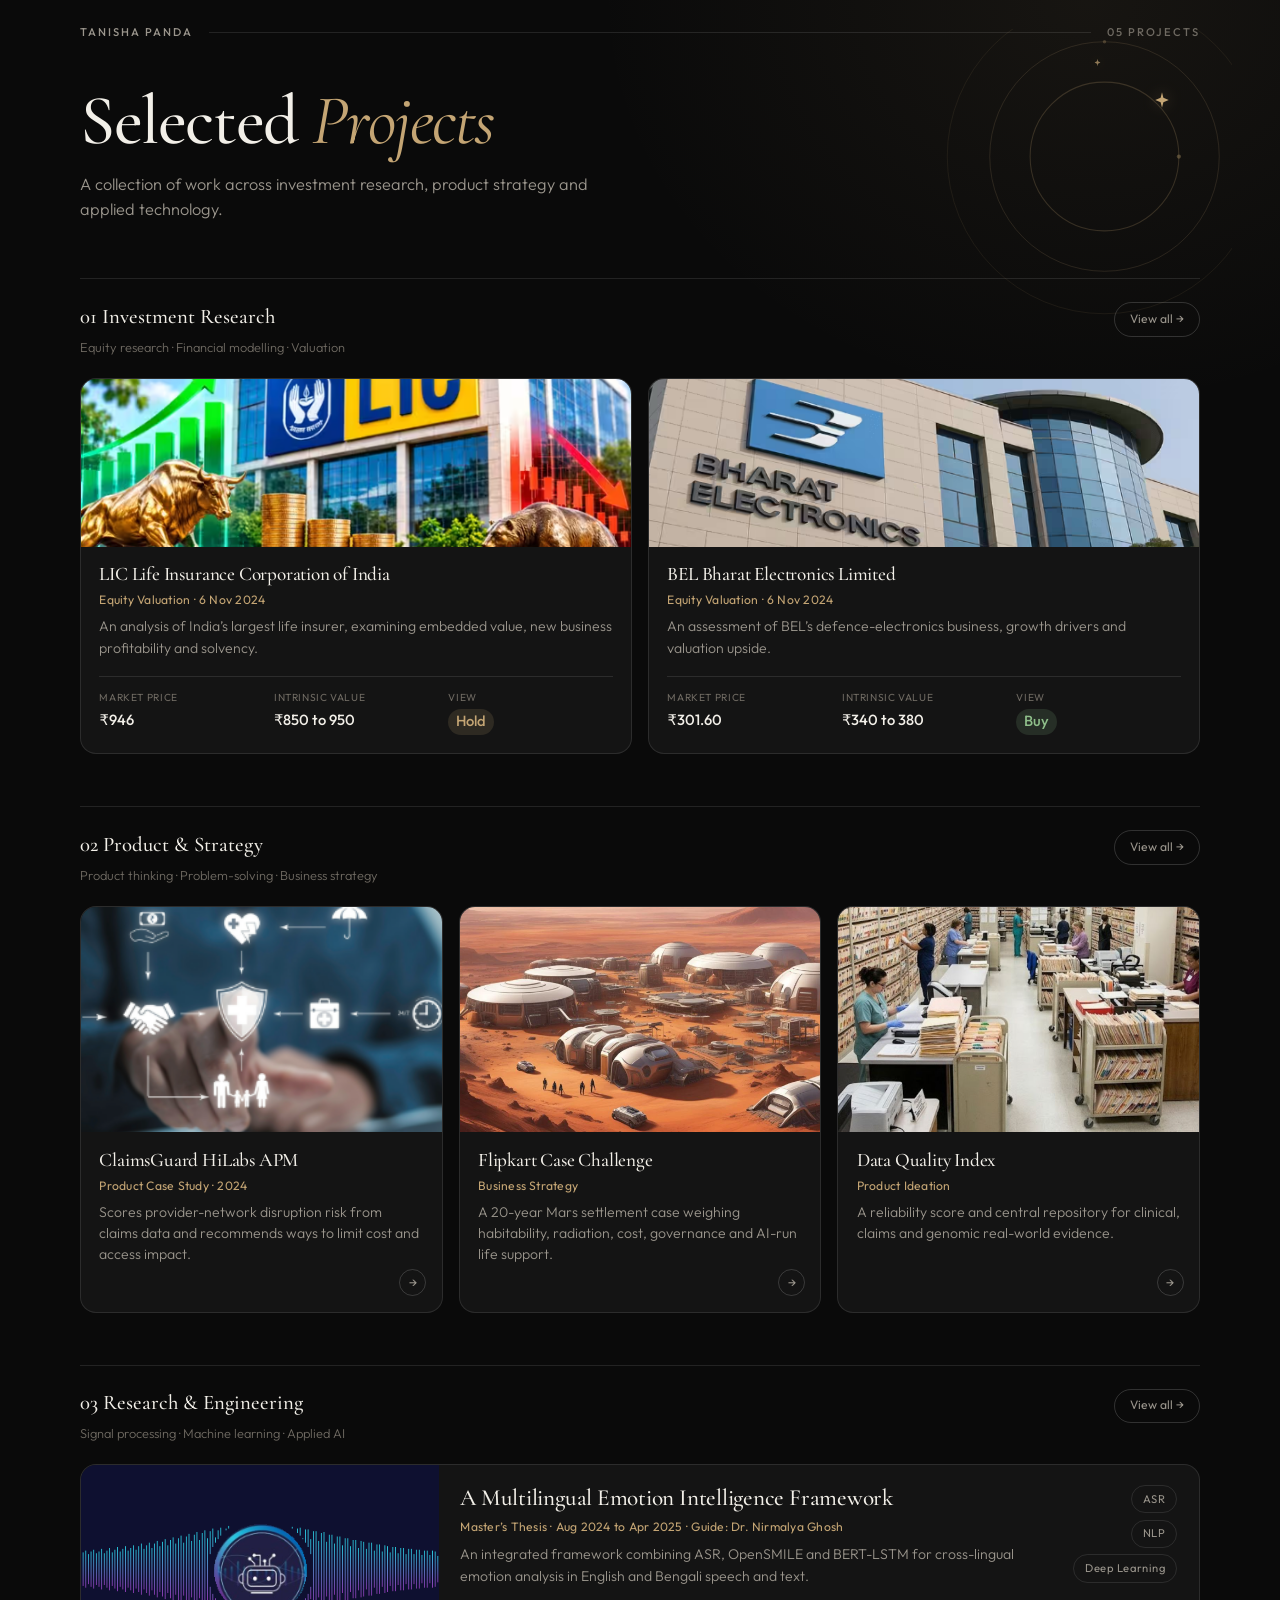
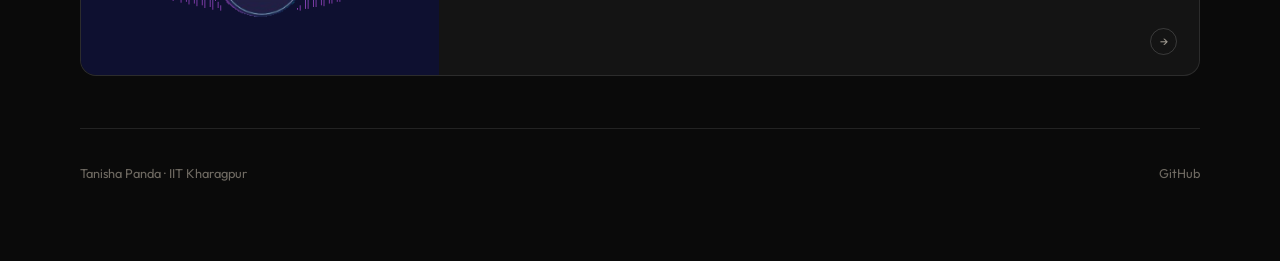
<file: index.html>
<!DOCTYPE html>
<html lang="en">
<head>
  <meta charset="UTF-8" />
  <meta name="viewport" content="width=device-width, initial-scale=1" />
  <title>Tanisha Panda | Selected Projects</title>
  <meta name="description" content="A collection of work across investment research, product strategy and applied technology." />
  <link rel="preconnect" href="https://fonts.googleapis.com" />
  <link rel="preconnect" href="https://fonts.gstatic.com" crossorigin />
  <link href="https://fonts.googleapis.com/css2?family=Cormorant+Garamond:ital,wght@0,400;0,500;0,600;1,400;1,500&family=Outfit:wght@300;400;500;600&display=swap" rel="stylesheet" />
  <link rel="stylesheet" href="styles.css" />
</head>
<body>
  <div class="page">
    <header class="topbar">
      <a class="brand" href="#top">Tanisha Panda</a>
      <span class="topbar-rule" aria-hidden="true"></span>
      <span class="project-count">05 Projects</span>
    </header>

    <main id="top">
      <section class="hero">
        <div class="orbit-deco" aria-hidden="true">
          <svg class="orbit-rings" viewBox="0 0 320 320" fill="none">
            <circle cx="200" cy="120" r="70" stroke="currentColor" stroke-width="1" opacity="0.22" />
            <circle cx="200" cy="120" r="108" stroke="currentColor" stroke-width="0.9" opacity="0.16" />
            <circle cx="200" cy="120" r="148" stroke="currentColor" stroke-width="0.8" opacity="0.11" />
            <circle cx="270" cy="120" r="2" fill="currentColor" opacity="0.35" />
            <circle cx="200" cy="12" r="1.6" fill="currentColor" opacity="0.28" />
          </svg>
          <svg class="sparkle sparkle-a" viewBox="0 0 24 24" fill="currentColor">
            <path d="M12 1.8L13.85 9.05L21 12L13.85 14.95L12 22.2L10.15 14.95L3 12L10.15 9.05L12 1.8Z" />
          </svg>
          <svg class="sparkle sparkle-b" viewBox="0 0 24 24" fill="currentColor">
            <path d="M12 4L13.2 9.3L18.4 12L13.2 14.7L12 20L10.8 14.7L5.6 12L10.8 9.3L12 4Z" />
          </svg>
        </div>

        <h1>Selected <em>Projects</em></h1>
        <p class="hero-lede">
          A collection of work across investment research, product strategy and applied technology.
        </p>
      </section>

      <!-- 01 Investment Research -->
      <section class="block" id="investment" aria-labelledby="sec-01">
        <div class="block-head">
          <div>
            <p class="block-num" id="sec-01">01 Investment Research</p>
            <p class="block-tags">Equity research · Financial modelling · Valuation</p>
          </div>
          <a class="view-all" data-folder="investment-research/" href="investment-research/">View all →</a>
        </div>

        <div class="grid-investment">
          <a class="card card-wide" href="#document" data-pdf="investment-research/lic_valuation.pdf">
            <div class="card-media">
              <img src="assets/lic.png" alt="LIC valuation" />
            </div>
            <div class="card-body">
              <h3>LIC Life Insurance Corporation of India</h3>
              <p class="meta">Equity Valuation · 6 Nov 2024</p>
              <p class="desc">
                An analysis of India’s largest life insurer, examining embedded value, new business profitability and solvency.
              </p>
              <dl class="metrics">
                <div>
                  <dt>Market Price</dt>
                  <dd>₹946</dd>
                </div>
                <div>
                  <dt>Intrinsic Value</dt>
                  <dd>₹850 to 950</dd>
                </div>
                <div>
                  <dt>View</dt>
                  <dd class="badge badge-hold">Hold</dd>
                </div>
              </dl>
            </div>
          </a>

          <a class="card card-wide" href="#document" data-pdf="investment-research/Bharat_Electronics_Valuation.pdf">
            <div class="card-media">
              <img src="assets/bel.png" alt="BEL valuation" />
            </div>
            <div class="card-body">
              <h3>BEL Bharat Electronics Limited</h3>
              <p class="meta">Equity Valuation · 6 Nov 2024</p>
              <p class="desc">
                An assessment of BEL’s defence-electronics business, growth drivers and valuation upside.
              </p>
              <dl class="metrics">
                <div>
                  <dt>Market Price</dt>
                  <dd>₹301.60</dd>
                </div>
                <div>
                  <dt>Intrinsic Value</dt>
                  <dd>₹340 to 380</dd>
                </div>
                <div>
                  <dt>View</dt>
                  <dd class="badge badge-buy">Buy</dd>
                </div>
              </dl>
            </div>
          </a>
        </div>
      </section>

      <!-- 02 Product & Strategy -->
      <section class="block" id="product" aria-labelledby="sec-02">
        <div class="block-head">
          <div>
            <p class="block-num" id="sec-02">02 Product &amp; Strategy</p>
            <p class="block-tags">Product thinking · Problem-solving · Business strategy</p>
          </div>
          <a class="view-all" data-folder="presentations/" href="presentations/">View all →</a>
        </div>

        <div class="grid-three">
          <a class="card card-stack" href="#document" data-pdf="presentations/20EE38017_HiLabs.pdf">
            <div class="card-media card-media-cover">
              <img src="assets/claimsguard.png" alt="ClaimsGuard" />
            </div>
            <div class="card-body">
              <h3>ClaimsGuard HiLabs APM</h3>
              <p class="meta">Product Case Study · 2024</p>
              <p class="desc">
                Scores provider-network disruption risk from claims data and recommends ways to limit cost and access impact.
              </p>
              <span class="card-arrow" aria-hidden="true">→</span>
            </div>
          </a>

          <a class="card card-stack" href="#document" data-pdf="presentations/20EE38017_flipkart.pdf">
            <div class="card-media card-media-cover">
              <img src="assets/mars.png" alt="Mars settlement case" />
            </div>
            <div class="card-body">
              <h3>Flipkart Case Challenge</h3>
              <p class="meta">Business Strategy</p>
              <p class="desc">
                A 20-year Mars settlement case weighing habitability, radiation, cost, governance and AI-run life support.
              </p>
              <span class="card-arrow" aria-hidden="true">→</span>
            </div>
          </a>

          <a class="card card-stack" href="#document" data-pdf="presentations/Product_Ideation.pdf">
            <div class="card-media card-media-cover">
              <img src="assets/data-quality.png" alt="Data Quality Index" />
            </div>
            <div class="card-body">
              <h3>Data Quality Index</h3>
              <p class="meta">Product Ideation</p>
              <p class="desc">
                A reliability score and central repository for clinical, claims and genomic real-world evidence.
              </p>
              <span class="card-arrow" aria-hidden="true">→</span>
            </div>
          </a>
        </div>
      </section>

      <!-- 03 Research & Engineering -->
      <section class="block" id="research" aria-labelledby="sec-03">
        <div class="block-head">
          <div>
            <p class="block-num" id="sec-03">03 Research &amp; Engineering</p>
            <p class="block-tags">Signal processing · Machine learning · Applied AI</p>
          </div>
          <a class="view-all" data-folder="engineering-research/" href="engineering-research/">View all →</a>
        </div>

        <a class="card card-feature" data-folder="engineering-research/" href="engineering-research/">
          <div class="card-media card-media-cover">
            <img src="assets/emotion.png" alt="Emotion intelligence framework" />
          </div>
          <div class="card-body card-body-feature">
            <div class="feature-copy">
              <h3>A Multilingual Emotion Intelligence Framework</h3>
              <p class="meta">Master’s Thesis · Aug 2024 to Apr 2025 · Guide: Dr. Nirmalya Ghosh</p>
              <p class="desc">
                An integrated framework combining ASR, OpenSMILE and BERT-LSTM for cross-lingual emotion analysis in English and Bengali speech and text.
              </p>
            </div>
            <div class="feature-aside">
              <ul class="pills">
                <li>ASR</li>
                <li>NLP</li>
                <li>Deep Learning</li>
              </ul>
              <span class="card-arrow card-arrow-inline" aria-hidden="true">→</span>
            </div>
          </div>
        </a>
      </section>
    </main>

    <footer class="footer">
      <p>Tanisha Panda · IIT Kharagpur</p>
      <a href="https://github.com/Tanisha-io/trex.io" target="_blank" rel="noopener noreferrer">GitHub</a>
    </footer>
  </div>

  <script>
    // Keep View all / folder links under /trex.io even if the URL has no trailing slash.
    (function () {
      const root = location.pathname.indexOf("/trex.io") === 0 ? "/trex.io/" : "./";
      document.querySelectorAll("[data-folder]").forEach((el) => {
        el.href = root + el.getAttribute("data-folder");
      });
    })();
  </script>
  <script>
    const observer = new IntersectionObserver(
      (entries) => {
        entries.forEach((entry) => {
          if (entry.isIntersecting) entry.target.classList.add("is-visible");
        });
      },
      { threshold: 0.12 }
    );
    document.querySelectorAll(".block, .hero").forEach((el) => observer.observe(el));
  </script>
  <script src="viewer.js"></script>
</body>
</html>
</file>
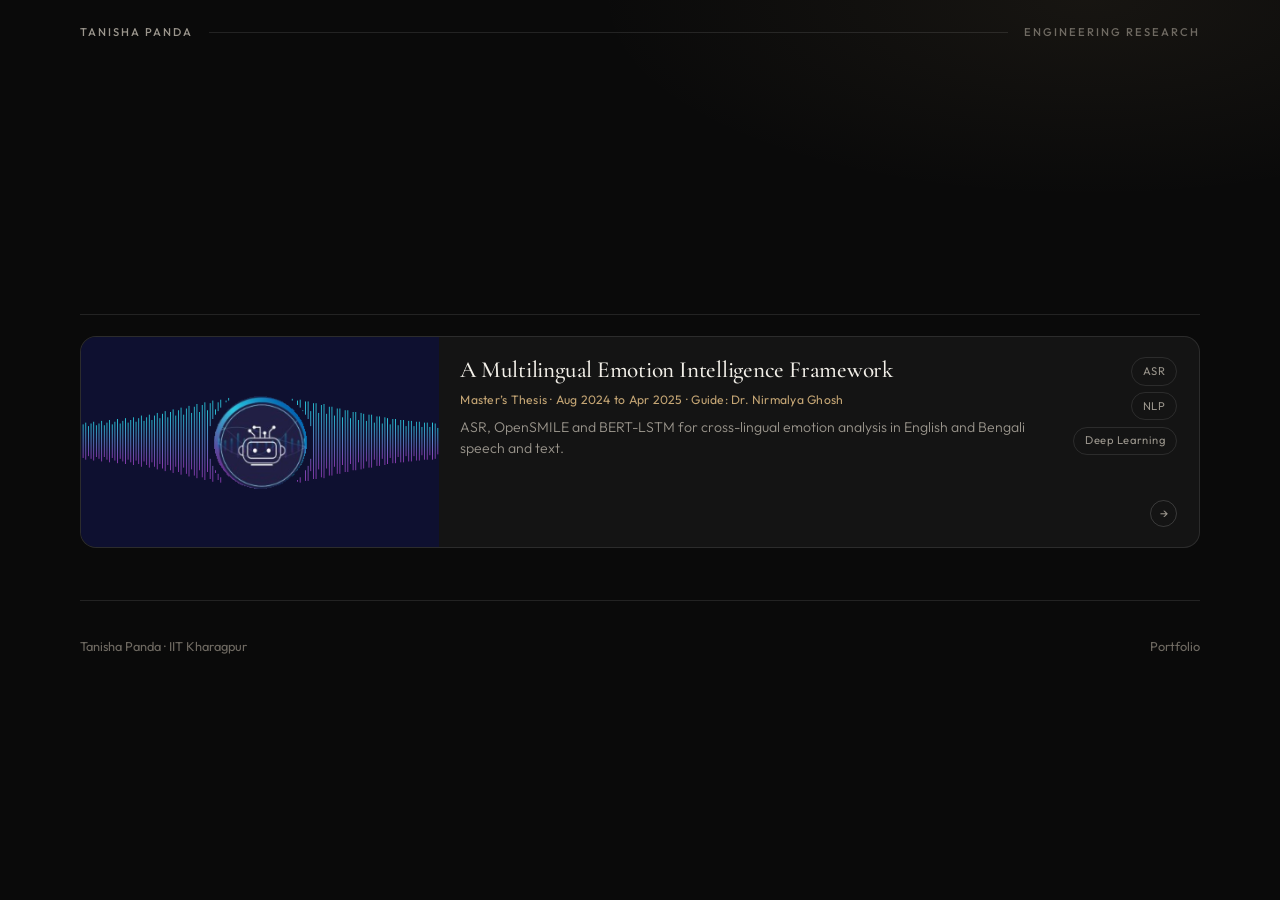
<file: engineering-research/index.html>
<!DOCTYPE html>
<html lang="en">
<head>
  <meta charset="UTF-8" />
  <meta name="viewport" content="width=device-width, initial-scale=1" />
  <title>Engineering Research | Tanisha Panda</title>
  <link rel="preconnect" href="https://fonts.googleapis.com" />
  <link rel="preconnect" href="https://fonts.gstatic.com" crossorigin />
  <link href="https://fonts.googleapis.com/css2?family=Cormorant+Garamond:ital,wght@0,400;0,500;0,600;1,400;1,500&family=Outfit:wght@300;400;500;600&display=swap" rel="stylesheet" />
  <link rel="stylesheet" href="../styles.css" />
</head>
<body>
  <div class="page">
    <header class="topbar">
      <a class="brand" href="../">Tanisha Panda</a>
      <span class="topbar-rule" aria-hidden="true"></span>
      <span class="project-count">Engineering Research</span>
    </header>

    <main>
      <section class="hero hero-compact">
        <p class="block-num">03 Research &amp; Engineering</p>
        <h1>Engineering <em>research</em></h1>
        <p class="hero-lede">Applied ML and systems projects — open a project below.</p>
        <a class="view-all back-link" href="../">← Back to portfolio</a>
      </section>

      <section class="block is-visible" aria-label="Projects">
        <a class="card card-feature" href="https://github.com/Tanisha-io/trex.io/tree/main/engineering-research/audio-sentiment-analysis" target="_blank" rel="noopener noreferrer">
          <div class="card-media card-media-cover">
            <img src="../assets/emotion.png" alt="Emotion intelligence framework" />
          </div>
          <div class="card-body card-body-feature">
            <div class="feature-copy">
              <h3>A Multilingual Emotion Intelligence Framework</h3>
              <p class="meta">Master’s Thesis · Aug 2024 to Apr 2025 · Guide: Dr. Nirmalya Ghosh</p>
              <p class="desc">
                ASR, OpenSMILE and BERT-LSTM for cross-lingual emotion analysis in English and Bengali speech and text.
              </p>
            </div>
            <div class="feature-aside">
              <ul class="pills">
                <li>ASR</li>
                <li>NLP</li>
                <li>Deep Learning</li>
              </ul>
              <span class="card-arrow card-arrow-inline" aria-hidden="true">→</span>
            </div>
          </div>
        </a>
      </section>
    </main>

    <footer class="footer">
      <p>Tanisha Panda · IIT Kharagpur</p>
      <a href="../">Portfolio</a>
    </footer>
  </div>
</body>
</html>
</file>
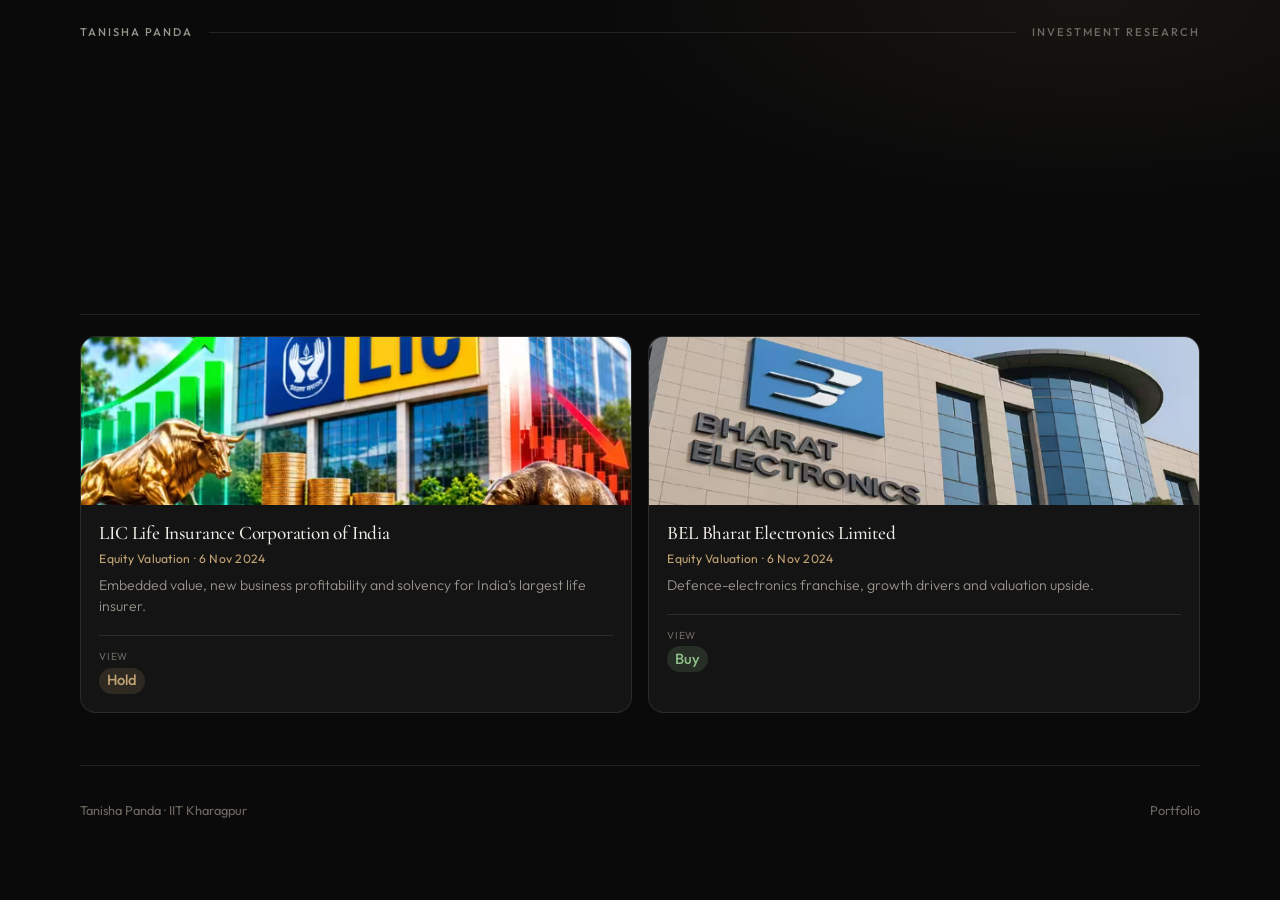
<file: investment-research/index.html>
<!DOCTYPE html>
<html lang="en">
<head>
  <meta charset="UTF-8" />
  <meta name="viewport" content="width=device-width, initial-scale=1" />
  <title>Investment Research | Tanisha Panda</title>
  <link rel="preconnect" href="https://fonts.googleapis.com" />
  <link rel="preconnect" href="https://fonts.gstatic.com" crossorigin />
  <link href="https://fonts.googleapis.com/css2?family=Cormorant+Garamond:ital,wght@0,400;0,500;0,600;1,400;1,500&family=Outfit:wght@300;400;500;600&display=swap" rel="stylesheet" />
  <link rel="stylesheet" href="../styles.css" />
</head>
<body>
  <div class="page">
    <header class="topbar">
      <a class="brand" href="../">Tanisha Panda</a>
      <span class="topbar-rule" aria-hidden="true"></span>
      <span class="project-count">Investment Research</span>
    </header>

    <main>
      <section class="hero hero-compact">
        <p class="block-num">01 Investment Research</p>
        <h1>Equity <em>notes</em></h1>
        <p class="hero-lede">LIC and BEL valuations — open a report below.</p>
        <a class="view-all back-link" href="../">← Back to portfolio</a>
      </section>

      <section class="block is-visible" aria-label="Reports">
        <div class="grid-investment">
          <a class="card card-wide" href="#document" data-pdf="lic_valuation.pdf">
            <div class="card-media">
              <img src="../assets/lic.png" alt="LIC valuation" />
            </div>
            <div class="card-body">
              <h3>LIC Life Insurance Corporation of India</h3>
              <p class="meta">Equity Valuation · 6 Nov 2024</p>
              <p class="desc">
                Embedded value, new business profitability and solvency for India’s largest life insurer.
              </p>
              <dl class="metrics">
                <div>
                  <dt>View</dt>
                  <dd class="badge badge-hold">Hold</dd>
                </div>
              </dl>
            </div>
          </a>

          <a class="card card-wide" href="#document" data-pdf="Bharat_Electronics_Valuation.pdf">
            <div class="card-media">
              <img src="../assets/bel.png" alt="BEL valuation" />
            </div>
            <div class="card-body">
              <h3>BEL Bharat Electronics Limited</h3>
              <p class="meta">Equity Valuation · 6 Nov 2024</p>
              <p class="desc">
                Defence-electronics franchise, growth drivers and valuation upside.
              </p>
              <dl class="metrics">
                <div>
                  <dt>View</dt>
                  <dd class="badge badge-buy">Buy</dd>
                </div>
              </dl>
            </div>
          </a>
        </div>
      </section>
    </main>

    <footer class="footer">
      <p>Tanisha Panda · IIT Kharagpur</p>
      <a href="../">Portfolio</a>
    </footer>
  </div>
  <script src="../viewer.js"></script>
</body>
</html>
</file>
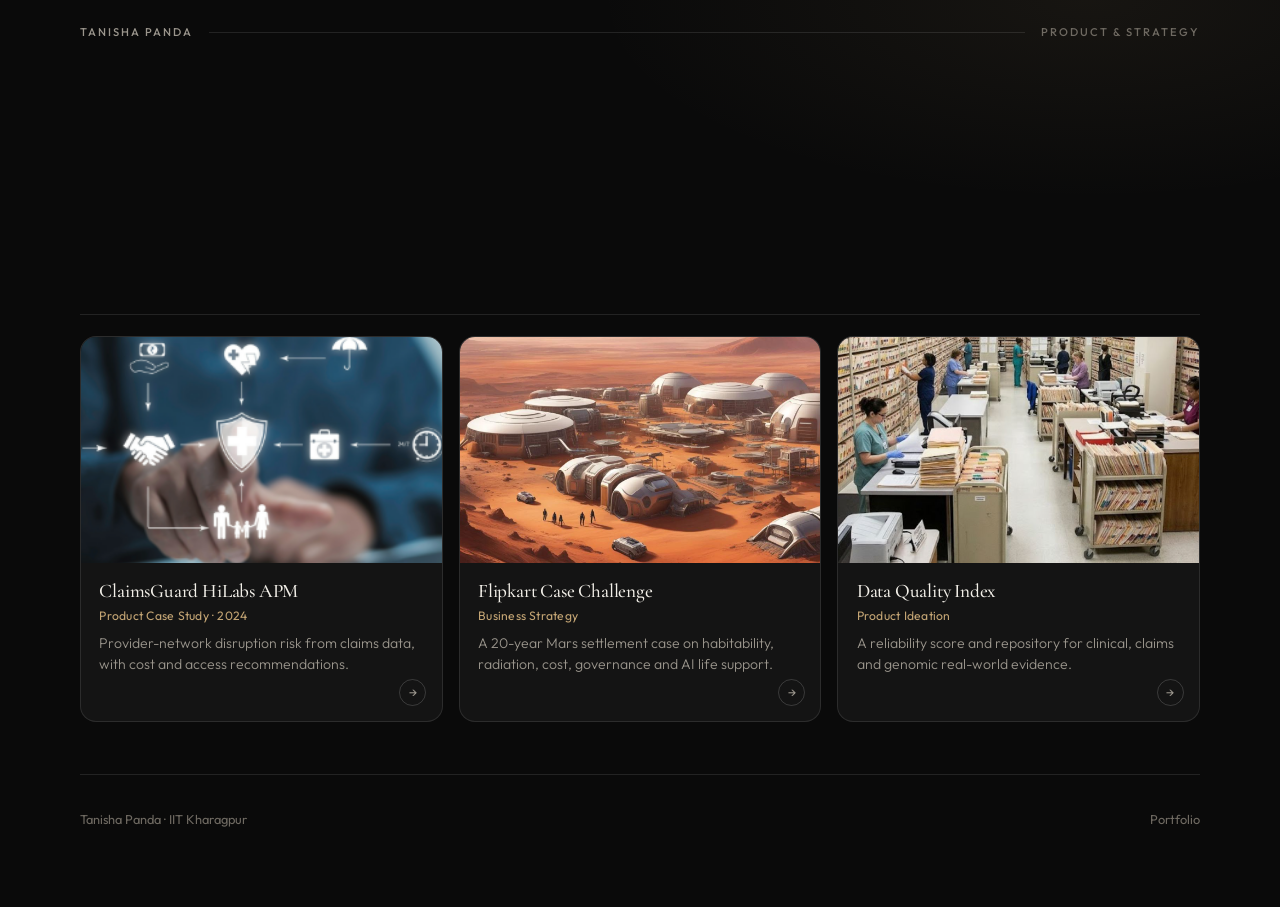
<file: presentations/index.html>
<!DOCTYPE html>
<html lang="en">
<head>
  <meta charset="UTF-8" />
  <meta name="viewport" content="width=device-width, initial-scale=1" />
  <title>Product &amp; Strategy | Tanisha Panda</title>
  <link rel="preconnect" href="https://fonts.googleapis.com" />
  <link rel="preconnect" href="https://fonts.gstatic.com" crossorigin />
  <link href="https://fonts.googleapis.com/css2?family=Cormorant+Garamond:ital,wght@0,400;0,500;0,600;1,400;1,500&family=Outfit:wght@300;400;500;600&display=swap" rel="stylesheet" />
  <link rel="stylesheet" href="../styles.css" />
</head>
<body>
  <div class="page">
    <header class="topbar">
      <a class="brand" href="../">Tanisha Panda</a>
      <span class="topbar-rule" aria-hidden="true"></span>
      <span class="project-count">Product &amp; Strategy</span>
    </header>

    <main>
      <section class="hero hero-compact">
        <p class="block-num">02 Product &amp; Strategy</p>
        <h1>Case <em>decks</em></h1>
        <p class="hero-lede">Product, strategy and ideation work — open a deck below.</p>
        <a class="view-all back-link" href="../">← Back to portfolio</a>
      </section>

      <section class="block is-visible" aria-label="Decks">
        <div class="grid-three">
          <a class="card card-stack" href="#document" data-pdf="20EE38017_HiLabs.pdf">
            <div class="card-media card-media-cover">
              <img src="../assets/claimsguard.png" alt="ClaimsGuard" />
            </div>
            <div class="card-body">
              <h3>ClaimsGuard HiLabs APM</h3>
              <p class="meta">Product Case Study · 2024</p>
              <p class="desc">
                Provider-network disruption risk from claims data, with cost and access recommendations.
              </p>
              <span class="card-arrow" aria-hidden="true">→</span>
            </div>
          </a>

          <a class="card card-stack" href="#document" data-pdf="20EE38017_flipkart.pdf">
            <div class="card-media card-media-cover">
              <img src="../assets/mars.png" alt="Mars settlement case" />
            </div>
            <div class="card-body">
              <h3>Flipkart Case Challenge</h3>
              <p class="meta">Business Strategy</p>
              <p class="desc">
                A 20-year Mars settlement case on habitability, radiation, cost, governance and AI life support.
              </p>
              <span class="card-arrow" aria-hidden="true">→</span>
            </div>
          </a>

          <a class="card card-stack" href="#document" data-pdf="Product_Ideation.pdf">
            <div class="card-media card-media-cover">
              <img src="../assets/data-quality.png" alt="Data Quality Index" />
            </div>
            <div class="card-body">
              <h3>Data Quality Index</h3>
              <p class="meta">Product Ideation</p>
              <p class="desc">
                A reliability score and repository for clinical, claims and genomic real-world evidence.
              </p>
              <span class="card-arrow" aria-hidden="true">→</span>
            </div>
          </a>
        </div>
      </section>
    </main>

    <footer class="footer">
      <p>Tanisha Panda · IIT Kharagpur</p>
      <a href="../">Portfolio</a>
    </footer>
  </div>
  <script src="../viewer.js"></script>
</body>
</html>
</file>
<file: styles.css>
:root {
  --bg: #0a0a0a;
  --bg-card: #141414;
  --border: rgba(255, 255, 255, 0.1);
  --border-strong: rgba(255, 255, 255, 0.16);
  --text: #f2efe8;
  --text-muted: #9a958c;
  --text-soft: #6f6a62;
  --accent: #c4a574;
  --accent-soft: rgba(196, 165, 116, 0.16);
  --buy: #8fbf8a;
  --hold: #c4a574;
  --radius: 16px;
  --font-display: "Cormorant Garamond", Georgia, serif;
  --font-body: "Outfit", system-ui, sans-serif;
  --max: 1120px;
}

*,
*::before,
*::after {
  box-sizing: border-box;
}

html {
  scroll-behavior: smooth;
}

body {
  margin: 0;
  min-height: 100vh;
  background:
    radial-gradient(ellipse 70% 40% at 85% 0%, rgba(196, 165, 116, 0.07), transparent 55%),
    var(--bg);
  color: var(--text);
  font-family: var(--font-body);
  font-weight: 400;
  font-size: 15px;
  line-height: 1.55;
  -webkit-font-smoothing: antialiased;
}

a {
  color: inherit;
  text-decoration: none;
}

.page {
  position: relative;
  width: min(100% - 2.75rem, var(--max));
  margin: 0 auto;
  padding: 1.5rem 0 4rem;
}

/* Top bar */
.topbar {
  display: flex;
  align-items: center;
  gap: 1rem;
  margin-bottom: 2.75rem;
}

.brand,
.project-count {
  flex-shrink: 0;
  font-size: 0.7rem;
  font-weight: 500;
  letter-spacing: 0.18em;
  text-transform: uppercase;
}

.brand {
  color: var(--text-muted);
}

.project-count {
  color: var(--text-soft);
}

.topbar-rule {
  flex: 1;
  height: 1px;
  background: var(--border);
}

/* Hero + orbital décor */
.hero {
  position: relative;
  margin-bottom: 3.5rem;
  padding-right: min(28%, 220px);
  opacity: 0;
  transform: translateY(18px);
  transition: opacity 0.7s ease, transform 0.7s ease;
}

.hero.is-visible {
  opacity: 1;
  transform: none;
}

.orbit-deco {
  position: absolute;
  top: -3.5rem;
  right: -2rem;
  width: min(340px, 48vw);
  height: min(340px, 48vw);
  color: var(--accent);
  pointer-events: none;
  z-index: 0;
}

.orbit-rings {
  width: 100%;
  height: 100%;
  animation: orbit-spin 60s linear infinite;
}

.sparkle {
  position: absolute;
  color: var(--accent);
  filter: drop-shadow(0 0 8px rgba(196, 165, 116, 0.4));
  animation: sparkle-pulse 3s ease-in-out infinite;
}

.sparkle-a {
  top: 18%;
  right: 18%;
  width: 18px;
  height: 18px;
}

.sparkle-b {
  top: 8%;
  right: 38%;
  width: 11px;
  height: 11px;
  opacity: 0.7;
  animation-delay: 0.9s;
}

@keyframes orbit-spin {
  from { transform: rotate(0deg); }
  to { transform: rotate(360deg); }
}

@keyframes sparkle-pulse {
  0%, 100% { opacity: 0.5; transform: scale(0.92); }
  50% { opacity: 1; transform: scale(1.08); }
}

.hero h1 {
  position: relative;
  z-index: 1;
  margin: 0 0 0.9rem;
  font-family: var(--font-display);
  font-size: clamp(2.8rem, 7vw, 4.4rem);
  font-weight: 500;
  line-height: 1.02;
  letter-spacing: -0.02em;
}

.hero h1 em {
  font-style: italic;
  color: var(--accent);
  font-weight: 400;
}

.hero-lede {
  position: relative;
  z-index: 1;
  margin: 0;
  max-width: 34rem;
  color: var(--text-muted);
  font-size: 1.02rem;
  font-weight: 300;
}

/* Sections */
.block {
  margin-bottom: 3.25rem;
  padding-top: 1.35rem;
  border-top: 1px solid var(--border);
  opacity: 0;
  transform: translateY(22px);
  transition: opacity 0.75s ease, transform 0.75s ease;
}

.block.is-visible {
  opacity: 1;
  transform: none;
}

.block-head {
  display: flex;
  align-items: flex-start;
  justify-content: space-between;
  gap: 1rem;
  margin-bottom: 1.25rem;
}

.block-num {
  margin: 0 0 0.3rem;
  font-family: var(--font-display);
  font-size: 1.3rem;
  font-weight: 500;
}

.block-tags {
  margin: 0;
  font-size: 0.8rem;
  color: var(--text-soft);
  font-weight: 300;
}

.view-all {
  flex-shrink: 0;
  margin-top: 0.1rem;
  padding: 0.42rem 0.95rem;
  border: 1px solid var(--border-strong);
  border-radius: 999px;
  font-size: 0.76rem;
  color: var(--text-muted);
  transition: border-color 0.25s ease, color 0.25s ease, background 0.25s ease;
}

.view-all:hover {
  border-color: var(--accent);
  color: var(--accent);
  background: var(--accent-soft);
}

/* Grids — investment side-by-side like the mock */
.grid-investment {
  display: grid;
  grid-template-columns: 1fr 1fr;
  gap: 1rem;
}

.grid-three {
  display: grid;
  grid-template-columns: repeat(3, 1fr);
  gap: 1rem;
}

/* Cards */
.card {
  display: grid;
  background: var(--bg-card);
  border: 1px solid var(--border);
  border-radius: var(--radius);
  overflow: hidden;
  transition:
    border-color 0.3s ease,
    transform 0.35s ease,
    box-shadow 0.35s ease;
}

.card:hover {
  border-color: var(--border-strong);
  transform: translateY(-3px);
  box-shadow: 0 18px 40px rgba(0, 0, 0, 0.35);
}

.card-wide {
  grid-template-columns: 1fr;
  grid-template-rows: 168px auto;
}

.card-wide .card-media {
  height: 168px;
}

.card-stack {
  grid-template-rows: auto 1fr;
  position: relative;
}

/* Uniform crop for all presentation cards */
.card-stack .card-media {
  aspect-ratio: 16 / 10;
  height: auto;
  width: 100%;
}

.card-feature {
  grid-template-columns: minmax(220px, 32%) 1fr;
  min-height: 210px;
  position: relative;
}

.card-feature .card-media {
  min-height: 210px;
  height: 100%;
}

.card-media {
  position: relative;
  overflow: hidden;
  background: #101010;
}

.card-media img {
  display: block;
  width: 100%;
  height: 100%;
  object-fit: contain;
  object-position: center;
  transition: transform 0.45s ease;
}

/* Cover crop: fills frame uniformly (product + research thumbs) */
.card-media-cover img {
  object-fit: cover;
}

.card-wide .card-media img {
  object-fit: cover;
}

.card:hover .card-media img {
  transform: scale(1.04);
}

.card-body {
  padding: 1.05rem 1.15rem 1.15rem;
  display: flex;
  flex-direction: column;
  gap: 0.3rem;
}

.card-body-feature {
  display: grid;
  grid-template-columns: 1fr auto;
  gap: 1.25rem;
  align-items: stretch;
  padding: 1.25rem 1.35rem;
}

.feature-copy {
  display: flex;
  flex-direction: column;
  gap: 0.35rem;
  min-width: 0;
}

.feature-aside {
  display: flex;
  flex-direction: column;
  align-items: flex-end;
  justify-content: space-between;
  gap: 1rem;
}

.card-body h3 {
  margin: 0;
  font-family: var(--font-display);
  font-size: 1.2rem;
  font-weight: 500;
  letter-spacing: -0.01em;
  line-height: 1.2;
}

.card-feature h3 {
  font-size: 1.45rem;
}

.meta {
  margin: 0;
  font-size: 0.76rem;
  color: var(--accent);
  letter-spacing: 0.02em;
}

.desc {
  margin: 0.1rem 0 0;
  color: var(--text-muted);
  font-size: 0.88rem;
  font-weight: 300;
  line-height: 1.5;
}

.card-stack .desc {
  flex: 1;
  padding-bottom: 1.75rem;
}

.card-arrow {
  position: absolute;
  right: 0.95rem;
  bottom: 0.95rem;
  width: 1.7rem;
  height: 1.7rem;
  display: grid;
  place-items: center;
  border: 1px solid var(--border-strong);
  border-radius: 50%;
  font-size: 0.78rem;
  color: var(--text-muted);
  transition: border-color 0.25s ease, color 0.25s ease, background 0.25s ease;
}

.card-arrow-inline {
  position: static;
}

.card-stack:hover .card-arrow,
.card-feature:hover .card-arrow {
  border-color: var(--accent);
  color: var(--accent);
  background: var(--accent-soft);
}

/* Metrics */
.metrics {
  display: grid;
  grid-template-columns: repeat(3, minmax(0, 1fr));
  gap: 0.65rem;
  margin: 0.8rem 0 0;
  padding-top: 0.8rem;
  border-top: 1px solid var(--border);
}

.metrics div {
  margin: 0;
}

.metrics dt {
  font-size: 0.64rem;
  letter-spacing: 0.06em;
  text-transform: uppercase;
  color: var(--text-soft);
}

.metrics dd {
  margin: 0.18rem 0 0;
  font-size: 0.92rem;
  font-weight: 500;
}

.badge {
  display: inline-block;
  padding: 0.1rem 0.5rem;
  border-radius: 999px;
  font-size: 0.76rem;
  font-weight: 500;
}

.badge-hold {
  color: var(--hold);
  background: rgba(196, 165, 116, 0.15);
}

.badge-buy {
  color: var(--buy);
  background: rgba(143, 191, 138, 0.15);
}

/* Pills */
.pills {
  display: flex;
  flex-direction: column;
  align-items: flex-end;
  flex-wrap: wrap;
  gap: 0.4rem;
  list-style: none;
  margin: 0;
  padding: 0;
}

.pills li {
  padding: 0.28rem 0.7rem;
  border: 1px solid var(--border);
  border-radius: 999px;
  font-size: 0.7rem;
  color: var(--text-muted);
  letter-spacing: 0.04em;
  white-space: nowrap;
}

/* Footer */
.footer {
  display: flex;
  justify-content: space-between;
  align-items: center;
  margin-top: 1.5rem;
  padding-top: 1.4rem;
  border-top: 1px solid var(--border);
  color: var(--text-soft);
  font-size: 0.8rem;
}

.footer a:hover {
  color: var(--accent);
}

/* Responsive */
@media (max-width: 960px) {
  .grid-investment {
    grid-template-columns: 1fr;
  }

  .card-wide {
    grid-template-columns: 200px 1fr;
    grid-template-rows: auto;
  }

  .card-wide .card-media {
    height: auto;
    min-height: 160px;
  }
}

@media (max-width: 860px) {
  .grid-three {
    grid-template-columns: 1fr;
  }

  .card-stack .card-media {
    aspect-ratio: 16 / 9;
  }

  .card-wide,
  .card-feature {
    grid-template-columns: 1fr;
  }

  .card-wide .card-media,
  .card-feature .card-media {
    min-height: 160px;
    height: 180px;
  }

  .card-body-feature {
    grid-template-columns: 1fr;
  }

  .feature-aside {
    flex-direction: row;
    align-items: center;
    justify-content: space-between;
  }

  .pills {
    flex-direction: row;
    align-items: center;
  }

  .block-head {
    flex-direction: column;
    align-items: flex-start;
  }

  .hero {
    padding-right: 0;
  }
}

@media (max-width: 520px) {
  .page {
    width: min(100% - 1.4rem, var(--max));
  }

  .metrics {
    grid-template-columns: 1fr;
  }

  .orbit-deco {
    width: 180px;
    height: 180px;
    top: -2rem;
    right: -1rem;
    opacity: 0.65;
  }
}

.hero-compact {
  margin-bottom: 2rem;
  padding-right: 0;
}

.hero-compact h1 {
  margin-bottom: 0.5rem;
}

.back-link {
  display: inline-block;
  margin-top: 1.25rem;
}

.cta-row {
  display: flex;
  flex-wrap: wrap;
  gap: 1rem 1.5rem;
  align-items: center;
  margin: 1.25rem 0 0;
}

.cta-primary {
  display: inline-flex;
  align-items: center;
  padding: 0.55rem 1rem;
  border: 1px solid var(--border-strong);
  border-radius: 999px;
  background: var(--accent-soft);
  color: var(--accent);
  font-size: 0.8rem;
  font-weight: 500;
  letter-spacing: 0.04em;
}

.cta-primary:hover {
  border-color: var(--accent);
}

.feature-copy code {
  font-size: 0.85em;
  color: var(--accent);
}

@media (prefers-reduced-motion: reduce) {
  .orbit-rings,
  .sparkle {
    animation: none;
  }
}

/* In-page document viewer */
.viewer[hidden] {
  display: none !important;
}

.viewer {
  position: fixed;
  inset: 0;
  z-index: 50;
}

.viewer-backdrop {
  position: absolute;
  inset: 0;
  background: rgba(0, 0, 0, 0.72);
}

.viewer-dialog {
  position: relative;
  z-index: 1;
  display: flex;
  flex-direction: column;
  width: min(1100px, calc(100% - 2rem));
  height: min(88vh, 900px);
  margin: 4vh auto;
  background: var(--bg);
  border: 1px solid var(--border-strong);
  border-radius: var(--radius);
  overflow: hidden;
  box-shadow: 0 24px 60px rgba(0, 0, 0, 0.45);
}

.viewer-bar {
  display: flex;
  align-items: center;
  justify-content: space-between;
  gap: 1rem;
  padding: 0.75rem 1rem;
  border-bottom: 1px solid var(--border);
}

.viewer-bar h2 {
  margin: 0;
  font-family: var(--font-display);
  font-size: 1.25rem;
  font-weight: 500;
  line-height: 1.2;
}

.viewer-close {
  flex-shrink: 0;
  border: 1px solid var(--border-strong);
  border-radius: 999px;
  background: transparent;
  color: var(--text);
  font-family: var(--font-body);
  font-size: 0.76rem;
  padding: 0.4rem 0.9rem;
  cursor: pointer;
}

.viewer-close:hover {
  border-color: var(--accent);
  color: var(--accent);
}

.viewer-pages {
  flex: 1;
  overflow: auto;
  background: #111;
  padding: 0.75rem;
  -webkit-user-select: none;
  user-select: none;
  -webkit-touch-callout: none;
}

.viewer-status {
  margin: 2rem 1rem;
  color: var(--text-muted);
  text-align: center;
  font-size: 0.9rem;
}

.viewer-page {
  position: relative;
  width: min(100%, 820px);
  margin: 0 auto 0.75rem;
  background: #fff;
}

.viewer-page canvas {
  display: block;
  width: 100%;
  height: auto;
  pointer-events: none;
}

.viewer-links {
  position: absolute;
  inset: 0;
  z-index: 2;
}

.viewer-link {
  position: absolute;
  display: block;
  border: 0;
  background: transparent;
  cursor: pointer;
}

.viewer-link:hover,
.viewer-link:focus-visible {
  outline: none;
  background: rgba(37, 99, 235, 0.16);
  box-shadow: inset 0 0 0 1px rgba(37, 99, 235, 0.45);
}

@media (max-width: 640px) {
  .viewer-dialog {
    width: 100%;
    height: 100%;
    margin: 0;
    border-radius: 0;
  }
}
</file>
